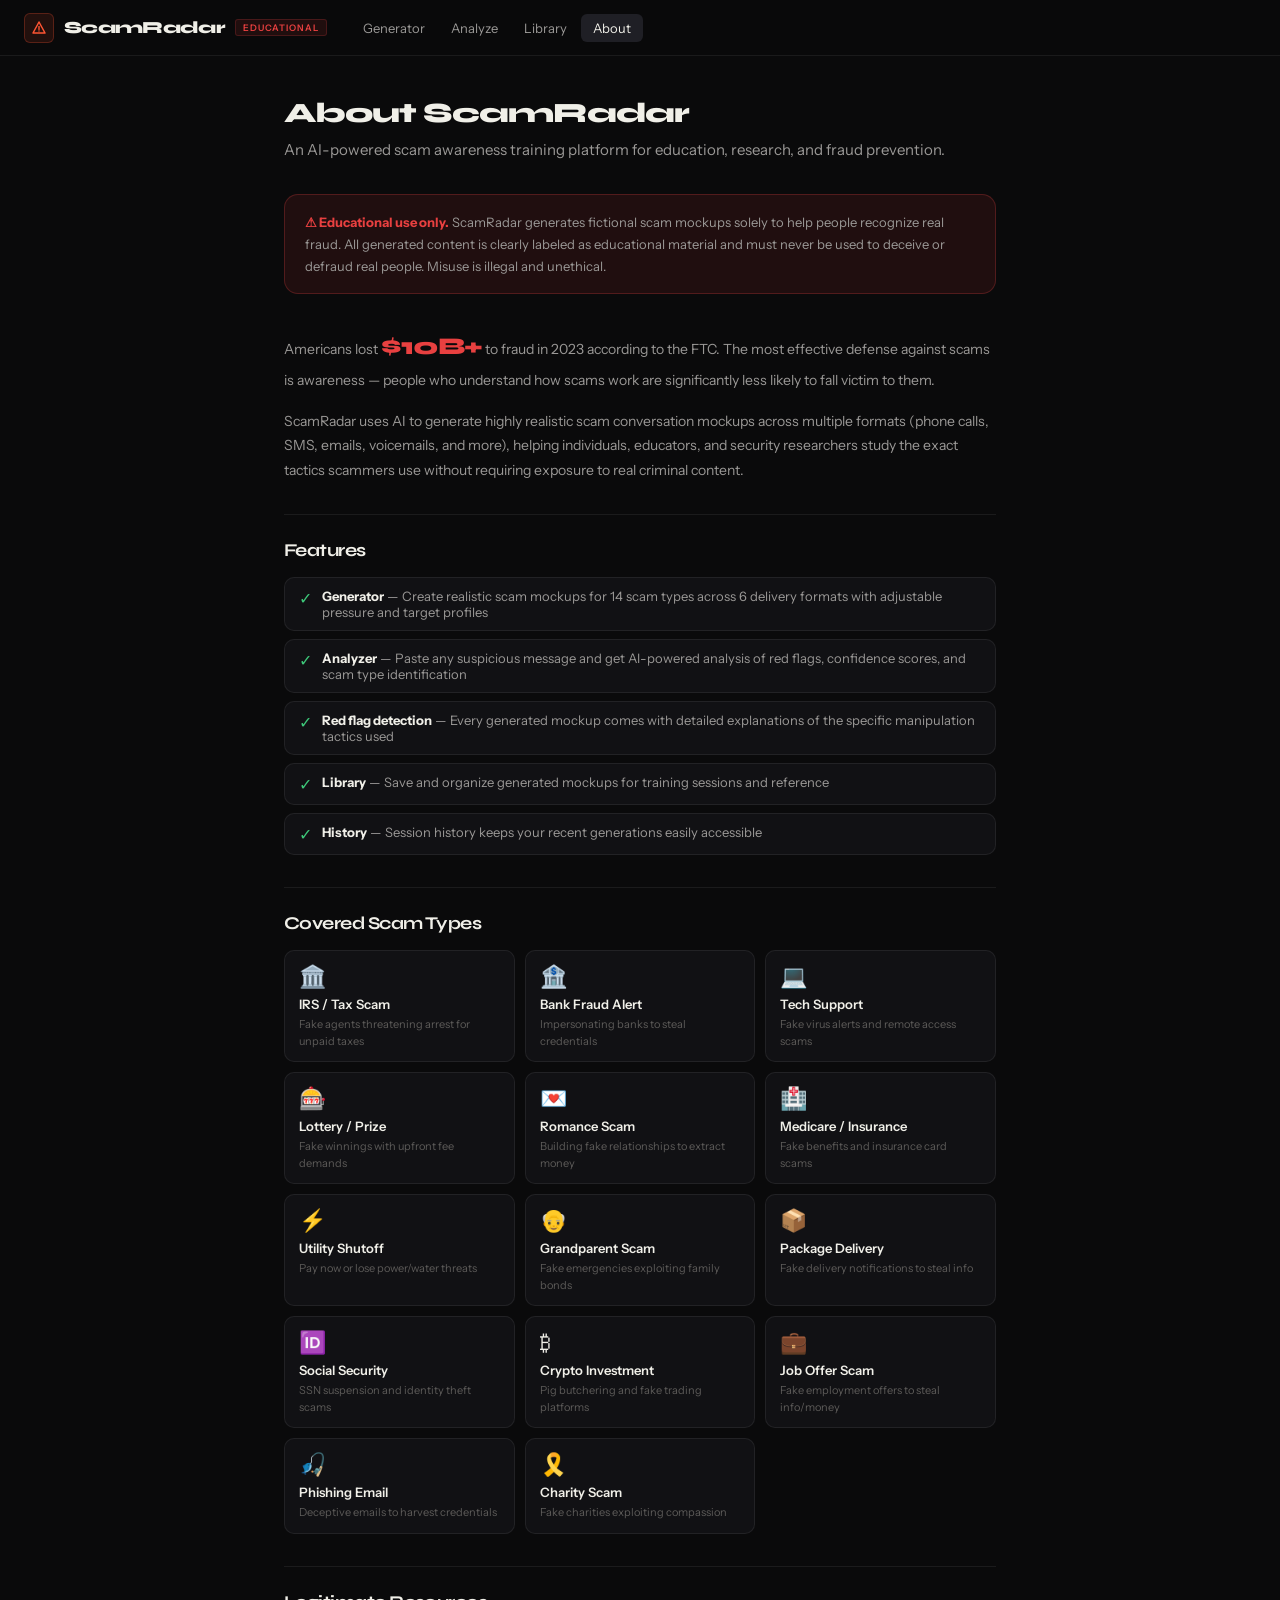
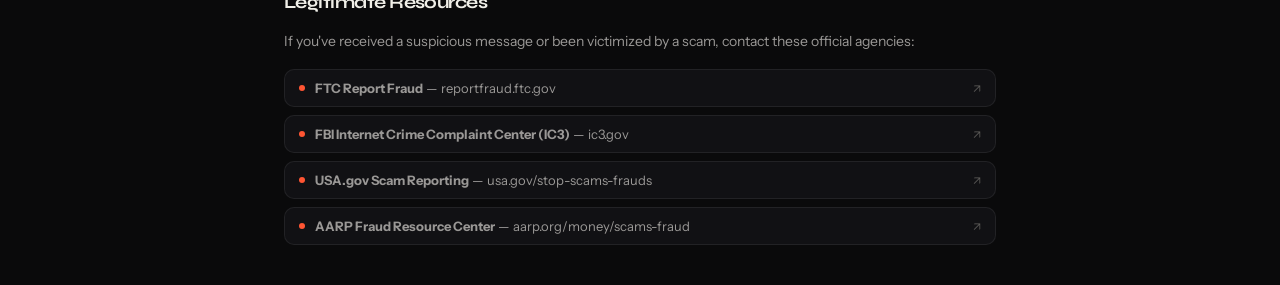
<file: pages/about.html>
<!DOCTYPE html>
<html lang="en">
<head>
<meta charset="UTF-8">
<meta name="viewport" content="width=device-width, initial-scale=1.0">
<title>About — ScamRadar</title>
<link href="https://fonts.googleapis.com/css2?family=Syne:wght@400;500;600;700;800&family=JetBrains+Mono:wght@400;500&family=Instrument+Sans:wght@400;500;600&display=swap" rel="stylesheet">
<link rel="stylesheet" href="../css/main.css">
<link rel="stylesheet" href="../css/animations.css">
<style>
.about-layout { max-width: 760px; margin: 0 auto; padding: 2.5rem 1.5rem; }
.about-layout h2 { font-family: var(--display); font-size: 28px; font-weight: 800; letter-spacing: -0.04em; margin-bottom: 8px; }
.about-layout .subtitle { font-size: 15px; color: var(--text2); line-height: 1.6; margin-bottom: 2rem; }
.warn-box { background: var(--red-dim); border: 1px solid rgba(232,64,64,0.25); border-radius: var(--radius-lg); padding: 1rem 1.25rem; margin-bottom: 2rem; font-size: 13px; color: var(--text2); line-height: 1.7; }
.warn-box strong { color: var(--red); }
.section-title { font-family: var(--display); font-size: 18px; font-weight: 700; letter-spacing: -0.03em; margin: 2rem 0 1rem; border-top: 1px solid var(--border); padding-top: 1.5rem; }
.about-p { font-size: 14px; color: var(--text2); line-height: 1.75; margin-bottom: 1rem; }
.stat-highlight { font-size: 24px; font-weight: 800; font-family: var(--display); color: var(--red); letter-spacing: -0.04em; }

.scam-grid { display: grid; grid-template-columns: repeat(auto-fill, minmax(200px, 1fr)); gap: 10px; margin-top: 1rem; }
.scam-type-card { background: var(--surface); border: 1px solid var(--border); border-radius: var(--radius); padding: 12px 14px; }
.stc-icon { font-size: 22px; margin-bottom: 6px; }
.stc-name { font-size: 13px; font-weight: 600; color: var(--text); margin-bottom: 4px; }
.stc-desc { font-size: 11px; color: var(--text3); line-height: 1.5; }

.resources-list { display: flex; flex-direction: column; gap: 8px; margin-top: 1rem; }
.resource-item { display: flex; align-items: center; gap: 10px; padding: 10px 14px; background: var(--surface); border: 1px solid var(--border); border-radius: var(--radius); font-size: 13px; text-decoration: none; color: var(--text2); transition: all 0.12s; }
.resource-item:hover { color: var(--text); border-color: var(--border2); }
.resource-item .ri-dot { width: 6px; height: 6px; border-radius: 50%; background: var(--accent); flex-shrink: 0; }
.resource-item .ri-label { flex: 1; }
.resource-item .ri-arrow { font-size: 12px; color: var(--text3); }

.feature-list { display: flex; flex-direction: column; gap: 8px; margin-top: 1rem; }
.feature-item { display: flex; gap: 10px; padding: 10px 14px; background: var(--surface); border: 1px solid var(--border); border-radius: var(--radius); font-size: 13px; color: var(--text2); }
.fi-check { color: var(--green); flex-shrink: 0; font-size: 16px; }
</style>
</head>
<body>
<header class="header">
  <div class="header-inner">
    <a href="../index.html" class="logo">
      <div class="logo-icon">
        <svg width="16" height="16" viewBox="0 0 16 16" fill="none"><path d="M8 2L14 13H2L8 2Z" stroke="currentColor" stroke-width="1.5" stroke-linejoin="round"/><line x1="8" y1="6.5" x2="8" y2="9.5" stroke="currentColor" stroke-width="1.4" stroke-linecap="round"/><circle cx="8" cy="11" r="0.7" fill="currentColor"/></svg>
      </div>
      <span class="logo-text">ScamRadar</span>
      <span class="logo-badge">Educational</span>
    </a>
    <nav class="nav">
      <a href="../index.html" class="nav-link">Generator</a>
      <a href="analyze.html" class="nav-link">Analyze</a>
      <a href="library.html" class="nav-link">Library</a>
      <a href="about.html" class="nav-link active">About</a>
    </nav>
  </div>
</header>

<div class="about-layout">
  <h2>About ScamRadar</h2>
  <p class="subtitle">An AI-powered scam awareness training platform for education, research, and fraud prevention.</p>

  <div class="warn-box">
    <strong>⚠ Educational use only.</strong> ScamRadar generates fictional scam mockups solely to help people recognize real fraud. All generated content is clearly labeled as educational material and must never be used to deceive or defraud real people. Misuse is illegal and unethical.
  </div>

  <p class="about-p">Americans lost <span class="stat-highlight">$10B+</span> to fraud in 2023 according to the FTC. The most effective defense against scams is awareness — people who understand how scams work are significantly less likely to fall victim to them.</p>

  <p class="about-p">ScamRadar uses AI to generate highly realistic scam conversation mockups across multiple formats (phone calls, SMS, emails, voicemails, and more), helping individuals, educators, and security researchers study the exact tactics scammers use without requiring exposure to real criminal content.</p>

  <div class="section-title">Features</div>
  <div class="feature-list">
    <div class="feature-item"><span class="fi-check">✓</span><span><strong style="color:var(--text);">Generator</strong> — Create realistic scam mockups for 14 scam types across 6 delivery formats with adjustable pressure and target profiles</span></div>
    <div class="feature-item"><span class="fi-check">✓</span><span><strong style="color:var(--text);">Analyzer</strong> — Paste any suspicious message and get AI-powered analysis of red flags, confidence scores, and scam type identification</span></div>
    <div class="feature-item"><span class="fi-check">✓</span><span><strong style="color:var(--text);">Red flag detection</strong> — Every generated mockup comes with detailed explanations of the specific manipulation tactics used</span></div>
    <div class="feature-item"><span class="fi-check">✓</span><span><strong style="color:var(--text);">Library</strong> — Save and organize generated mockups for training sessions and reference</span></div>
    <div class="feature-item"><span class="fi-check">✓</span><span><strong style="color:var(--text);">History</strong> — Session history keeps your recent generations easily accessible</span></div>
  </div>

  <div class="section-title">Covered Scam Types</div>
  <div class="scam-grid">
    <div class="scam-type-card"><div class="stc-icon">🏛️</div><div class="stc-name">IRS / Tax Scam</div><div class="stc-desc">Fake agents threatening arrest for unpaid taxes</div></div>
    <div class="scam-type-card"><div class="stc-icon">🏦</div><div class="stc-name">Bank Fraud Alert</div><div class="stc-desc">Impersonating banks to steal credentials</div></div>
    <div class="scam-type-card"><div class="stc-icon">💻</div><div class="stc-name">Tech Support</div><div class="stc-desc">Fake virus alerts and remote access scams</div></div>
    <div class="scam-type-card"><div class="stc-icon">🎰</div><div class="stc-name">Lottery / Prize</div><div class="stc-desc">Fake winnings with upfront fee demands</div></div>
    <div class="scam-type-card"><div class="stc-icon">💌</div><div class="stc-name">Romance Scam</div><div class="stc-desc">Building fake relationships to extract money</div></div>
    <div class="scam-type-card"><div class="stc-icon">🏥</div><div class="stc-name">Medicare / Insurance</div><div class="stc-desc">Fake benefits and insurance card scams</div></div>
    <div class="scam-type-card"><div class="stc-icon">⚡</div><div class="stc-name">Utility Shutoff</div><div class="stc-desc">Pay now or lose power/water threats</div></div>
    <div class="scam-type-card"><div class="stc-icon">👴</div><div class="stc-name">Grandparent Scam</div><div class="stc-desc">Fake emergencies exploiting family bonds</div></div>
    <div class="scam-type-card"><div class="stc-icon">📦</div><div class="stc-name">Package Delivery</div><div class="stc-desc">Fake delivery notifications to steal info</div></div>
    <div class="scam-type-card"><div class="stc-icon">🆔</div><div class="stc-name">Social Security</div><div class="stc-desc">SSN suspension and identity theft scams</div></div>
    <div class="scam-type-card"><div class="stc-icon">₿</div><div class="stc-name">Crypto Investment</div><div class="stc-desc">Pig butchering and fake trading platforms</div></div>
    <div class="scam-type-card"><div class="stc-icon">💼</div><div class="stc-name">Job Offer Scam</div><div class="stc-desc">Fake employment offers to steal info/money</div></div>
    <div class="scam-type-card"><div class="stc-icon">🎣</div><div class="stc-name">Phishing Email</div><div class="stc-desc">Deceptive emails to harvest credentials</div></div>
    <div class="scam-type-card"><div class="stc-icon">🎗️</div><div class="stc-name">Charity Scam</div><div class="stc-desc">Fake charities exploiting compassion</div></div>
  </div>

  <div class="section-title">Legitimate Resources</div>
  <p class="about-p">If you've received a suspicious message or been victimized by a scam, contact these official agencies:</p>
  <div class="resources-list">
    <a href="https://reportfraud.ftc.gov" class="resource-item" target="_blank" rel="noopener">
      <div class="ri-dot"></div>
      <span class="ri-label"><strong>FTC Report Fraud</strong> — reportfraud.ftc.gov</span>
      <span class="ri-arrow">↗</span>
    </a>
    <a href="https://www.ic3.gov" class="resource-item" target="_blank" rel="noopener">
      <div class="ri-dot"></div>
      <span class="ri-label"><strong>FBI Internet Crime Complaint Center (IC3)</strong> — ic3.gov</span>
      <span class="ri-arrow">↗</span>
    </a>
    <a href="https://www.usa.gov/stop-scams-frauds" class="resource-item" target="_blank" rel="noopener">
      <div class="ri-dot"></div>
      <span class="ri-label"><strong>USA.gov Scam Reporting</strong> — usa.gov/stop-scams-frauds</span>
      <span class="ri-arrow">↗</span>
    </a>
    <a href="https://www.aarp.org/money/scams-fraud/" class="resource-item" target="_blank" rel="noopener">
      <div class="ri-dot"></div>
      <span class="ri-label"><strong>AARP Fraud Resource Center</strong> — aarp.org/money/scams-fraud</span>
      <span class="ri-arrow">↗</span>
    </a>
  </div>
</div>
</body>
</html>
</file>
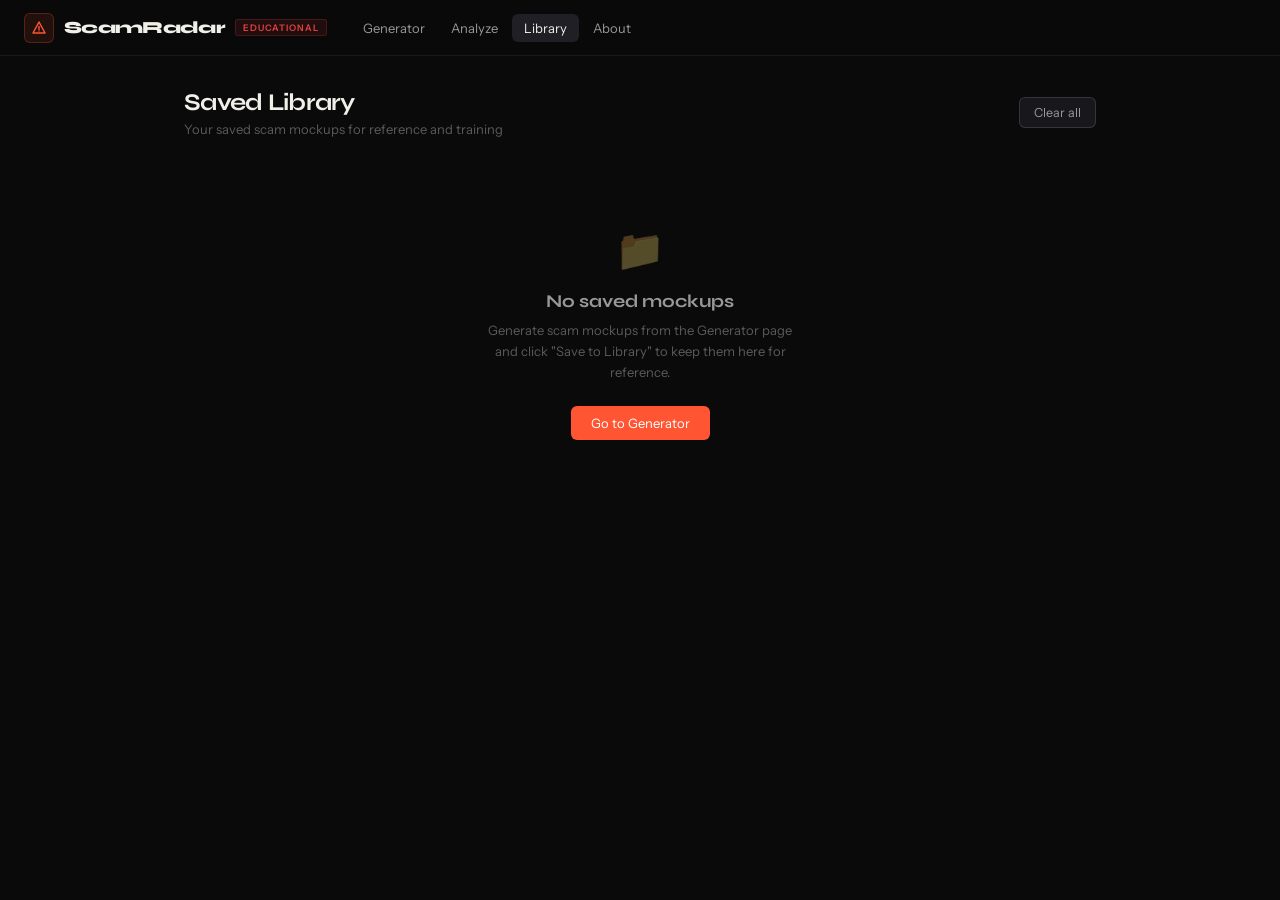
<file: pages/library.html>
<!DOCTYPE html>
<html lang="en">
<head>
<meta charset="UTF-8">
<meta name="viewport" content="width=device-width, initial-scale=1.0">
<title>Library — ScamRadar</title>
<link href="https://fonts.googleapis.com/css2?family=Syne:wght@400;500;600;700;800&family=JetBrains+Mono:wght@400;500&family=Instrument+Sans:wght@400;500;600&display=swap" rel="stylesheet">
<link rel="stylesheet" href="../css/main.css">
<link rel="stylesheet" href="../css/animations.css">
<style>
.library-layout { max-width: 960px; margin: 0 auto; padding: 2rem 1.5rem; }
.library-header { display: flex; align-items: center; justify-content: space-between; margin-bottom: 1.5rem; flex-wrap: wrap; gap: 1rem; }
.library-header h2 { font-family: var(--display); font-size: 24px; font-weight: 700; letter-spacing: -0.03em; }
.library-header p { font-size: 13px; color: var(--text3); margin-top: 4px; }
.lib-actions { display: flex; gap: 8px; }
.lib-btn { background: var(--surface2); color: var(--text2); border: 1px solid var(--border2); padding: 7px 14px; border-radius: var(--radius-sm); font-family: var(--body); font-size: 12.5px; cursor: pointer; transition: all 0.12s; }
.lib-btn:hover { color: var(--text); border-color: rgba(255,255,255,0.2); }
.lib-btn.danger:hover { color: var(--red); border-color: rgba(232,64,64,0.3); }

.filter-bar { display: flex; gap: 8px; margin-bottom: 1.25rem; flex-wrap: wrap; }
.filter-chip { font-size: 12px; padding: 5px 12px; border-radius: 20px; border: 1px solid var(--border2); color: var(--text2); background: var(--surface2); cursor: pointer; transition: all 0.12s; }
.filter-chip:hover, .filter-chip.active { background: var(--surface3); color: var(--text); border-color: var(--border2); }
.filter-chip.active { color: var(--accent); border-color: rgba(255,85,51,0.3); background: var(--accent-dim); }

.lib-empty { text-align: center; padding: 4rem 2rem; color: var(--text3); }
.lib-empty-icon { font-size: 40px; opacity: 0.3; margin-bottom: 1rem; }
.lib-empty h3 { font-family: var(--display); font-size: 18px; color: var(--text2); margin-bottom: 8px; }
.lib-empty p { font-size: 13px; line-height: 1.6; max-width: 320px; margin: 0 auto 1.5rem; }
.goto-gen { background: var(--accent); color: #fff; border: none; padding: 9px 20px; border-radius: var(--radius-sm); font-family: var(--body); font-size: 13px; cursor: pointer; transition: all 0.15s; text-decoration: none; display: inline-block; }
.goto-gen:hover { background: #ff6644; }

.lib-grid { display: grid; grid-template-columns: repeat(auto-fill, minmax(280px, 1fr)); gap: 1rem; }
.lib-card { background: var(--surface); border: 1px solid var(--border); border-radius: var(--radius-lg); overflow: hidden; cursor: pointer; transition: all 0.15s; }
.lib-card:hover { border-color: var(--border2); transform: translateY(-1px); }
.lc-header { padding: 10px 12px; background: var(--surface2); border-bottom: 1px solid var(--border); display: flex; align-items: center; gap: 8px; }
.lc-icon { font-size: 16px; }
.lc-type { font-size: 12px; font-weight: 500; color: var(--text); flex: 1; }
.lc-medium { font-size: 9px; font-weight: 700; letter-spacing: 0.08em; text-transform: uppercase; padding: 2px 6px; border-radius: 3px; }
.lc-body { padding: 12px; }
.lc-preview { font-size: 12px; color: var(--text2); line-height: 1.6; font-family: var(--mono); display: -webkit-box; -webkit-line-clamp: 3; -webkit-box-orient: vertical; overflow: hidden; margin-bottom: 10px; }
.lc-footer { display: flex; align-items: center; justify-content: space-between; }
.lc-flags { font-size: 11px; color: var(--red); }
.lc-time { font-size: 10px; color: var(--text3); font-family: var(--mono); }
.lc-delete { background: none; border: none; color: var(--text3); cursor: pointer; font-size: 14px; padding: 2px 4px; border-radius: 3px; transition: color 0.12s; }
.lc-delete:hover { color: var(--red); }

/* Modal */
.modal-overlay { position: fixed; inset: 0; background: rgba(0,0,0,0.7); z-index: 500; display: none; align-items: center; justify-content: center; padding: 1rem; }
.modal-overlay.open { display: flex; }
.modal { background: var(--surface); border: 1px solid var(--border2); border-radius: var(--radius-lg); max-width: 680px; width: 100%; max-height: 80vh; overflow-y: auto; }
.modal-header { padding: 14px 16px; border-bottom: 1px solid var(--border); display: flex; align-items: center; gap: 10px; background: var(--surface2); position: sticky; top: 0; }
.modal-title { font-family: var(--display); font-size: 16px; font-weight: 700; flex: 1; }
.modal-close { background: none; border: none; color: var(--text2); font-size: 20px; cursor: pointer; padding: 0 4px; line-height: 1; }
.modal-close:hover { color: var(--text); }
.modal-body { padding: 1.25rem; font-family: var(--mono); font-size: 13px; line-height: 1.8; color: var(--text); }
.modal-flags { padding: 1rem 1.25rem; border-top: 1px solid var(--border); }
</style>
</head>
<body>
<header class="header">
  <div class="header-inner">
    <a href="../index.html" class="logo">
      <div class="logo-icon">
        <svg width="16" height="16" viewBox="0 0 16 16" fill="none"><path d="M8 2L14 13H2L8 2Z" stroke="currentColor" stroke-width="1.5" stroke-linejoin="round"/><line x1="8" y1="6.5" x2="8" y2="9.5" stroke="currentColor" stroke-width="1.4" stroke-linecap="round"/><circle cx="8" cy="11" r="0.7" fill="currentColor"/></svg>
      </div>
      <span class="logo-text">ScamRadar</span>
      <span class="logo-badge">Educational</span>
    </a>
    <nav class="nav">
      <a href="../index.html" class="nav-link">Generator</a>
      <a href="analyze.html" class="nav-link">Analyze</a>
      <a href="library.html" class="nav-link active">Library</a>
      <a href="about.html" class="nav-link">About</a>
    </nav>
  </div>
</header>

<div class="library-layout">
  <div class="library-header">
    <div>
      <h2>Saved Library</h2>
      <p>Your saved scam mockups for reference and training</p>
    </div>
    <div class="lib-actions">
      <button class="lib-btn danger" onclick="clearLibrary()">Clear all</button>
    </div>
  </div>

  <div id="filterBar" class="filter-bar" style="display:none;"></div>

  <div id="libContent"></div>
</div>

<!-- Modal -->
<div class="modal-overlay" id="modalOverlay" onclick="closeModal(event)">
  <div class="modal" id="modal">
    <div class="modal-header">
      <span class="modal-title" id="modalTitle">—</span>
      <button class="modal-close" onclick="closeModalDirect()">×</button>
    </div>
    <div class="modal-body" id="modalBody"></div>
    <div class="modal-flags" id="modalFlags"></div>
  </div>
</div>

<div class="toast" id="toast"></div>

<script>
function getLibrary() {
  try {
    const s = sessionStorage.getItem('scamradar_state');
    return s ? (JSON.parse(s).library || []) : [];
  } catch { return []; }
}

function saveLibrary(lib) {
  try {
    const s = sessionStorage.getItem('scamradar_state');
    const state = s ? JSON.parse(s) : {};
    state.library = lib;
    sessionStorage.setItem('scamradar_state', JSON.stringify(state));
  } catch {}
}

function escHtml(str) {
  return (str||'').replace(/&/g,'&amp;').replace(/</g,'&lt;').replace(/>/g,'&gt;');
}

function getMediumClass(m) {
  return { phone:'badge-phone', sms:'badge-sms', email:'badge-email', voicemail:'badge-voicemail', chat:'badge-chat', letter:'badge-letter' }[m] || 'badge-phone';
}

let currentFilter = 'all';
let library = [];

function render() {
  library = getLibrary();
  const content = document.getElementById('libContent');
  const filterBar = document.getElementById('filterBar');

  if (!library.length) {
    filterBar.style.display = 'none';
    content.innerHTML = `<div class="lib-empty">
      <div class="lib-empty-icon">📁</div>
      <h3>No saved mockups</h3>
      <p>Generate scam mockups from the Generator page and click "Save to Library" to keep them here for reference.</p>
      <a href="../index.html" class="goto-gen">Go to Generator</a>
    </div>`;
    return;
  }

  // Filter bar
  const types = [...new Set(library.map(l => l.scamType))];
  filterBar.style.display = 'flex';
  filterBar.innerHTML = `<div class="filter-chip ${currentFilter==='all'?'active':''}" onclick="setFilter('all')">All (${library.length})</div>` +
    types.map(t => `<div class="filter-chip ${currentFilter===t?'active':''}" onclick="setFilter('${t.replace(/'/g,"\\'")}')">${escHtml(t.split('/')[0].trim())}</div>`).join('');

  const filtered = currentFilter === 'all' ? library : library.filter(l => l.scamType === currentFilter);

  if (!filtered.length) {
    content.innerHTML = `<div class="lib-empty"><p>No items match this filter.</p></div>`;
    return;
  }

  content.innerHTML = `<div class="lib-grid">${filtered.map((item, i) => {
    const realIdx = library.indexOf(item);
    const preview = (item.data?.content || '').substring(0, 180);
    const flagCount = item.data?.redFlags?.length || 0;
    const date = item.savedAt ? new Date(item.savedAt).toLocaleDateString() : '—';
    return `<div class="lib-card" onclick="openModal(${realIdx})">
      <div class="lc-header">
        <span class="lc-icon">${item.data?.icon || '⚠'}</span>
        <span class="lc-type">${escHtml(item.scamType)}</span>
        <span class="lc-medium ${getMediumClass(item.medium)}">${(item.medium||'').toUpperCase()}</span>
      </div>
      <div class="lc-body">
        <div class="lc-preview">${escHtml(preview)}${preview.length >= 180 ? '...' : ''}</div>
        <div class="lc-footer">
          <span class="lc-flags">${flagCount} red flags</span>
          <span class="lc-time">${date}</span>
          <button class="lc-delete" onclick="deleteItem(event,${realIdx})" title="Delete">×</button>
        </div>
      </div>
    </div>`;
  }).join('')}</div>`;
}

function setFilter(f) {
  currentFilter = f;
  render();
}

function openModal(idx) {
  const item = library[idx];
  if (!item) return;
  document.getElementById('modalTitle').textContent = item.scamType;
  document.getElementById('modalBody').textContent = item.data?.content || '';
  const flags = item.data?.redFlags || [];
  document.getElementById('modalFlags').innerHTML = flags.length ? `
    <div style="font-size:10px;font-weight:600;letter-spacing:0.08em;text-transform:uppercase;color:var(--text3);margin-bottom:8px;">Red Flags</div>
    <div style="display:flex;flex-direction:column;gap:5px;">${flags.map(f => `<div class="flag-item"><span style="color:var(--red);flex-shrink:0;font-size:10px;">⚑</span>${escHtml(f)}</div>`).join('')}</div>
  ` : '';
  document.getElementById('modalOverlay').classList.add('open');
}

function closeModal(e) { if (e.target.id === 'modalOverlay') closeModalDirect(); }
function closeModalDirect() { document.getElementById('modalOverlay').classList.remove('open'); }

function deleteItem(e, idx) {
  e.stopPropagation();
  library.splice(idx, 1);
  saveLibrary(library);
  render();
}

function clearLibrary() {
  if (!library.length) return;
  saveLibrary([]);
  library = [];
  currentFilter = 'all';
  render();
  showToast('Library cleared');
}

function showToast(msg) {
  const t = document.getElementById('toast');
  t.textContent = msg; t.classList.add('show');
  setTimeout(() => t.classList.remove('show'), 2000);
}

document.addEventListener('keydown', e => { if (e.key === 'Escape') closeModalDirect(); });
render();
</script>
</body>
</html>
</file>
<file: css/main.css>
*, *::before, *::after { box-sizing: border-box; margin: 0; padding: 0; }

:root {
  --bg: #0a0a0b;
  --surface: #111114;
  --surface2: #18181c;
  --surface3: #1f1f25;
  --border: rgba(255,255,255,0.07);
  --border2: rgba(255,255,255,0.13);
  --text: #f0efe8;
  --text2: #9a9896;
  --text3: #5c5a58;
  --red: #e84040;
  --red-dim: rgba(232,64,64,0.1);
  --amber: #e8a020;
  --amber-dim: rgba(232,160,32,0.1);
  --green: #3ec97a;
  --green-dim: rgba(62,201,122,0.1);
  --blue: #5ba0f0;
  --blue-dim: rgba(91,160,240,0.1);
  --accent: #ff5533;
  --accent-dim: rgba(255,85,51,0.1);
  --mono: 'JetBrains Mono', monospace;
  --display: 'Syne', sans-serif;
  --body: 'Instrument Sans', sans-serif;
  --radius: 10px;
  --radius-sm: 6px;
  --radius-lg: 14px;
}

html { scroll-behavior: smooth; }
body {
  background: var(--bg);
  color: var(--text);
  font-family: var(--body);
  min-height: 100vh;
  overflow-x: hidden;
  -webkit-font-smoothing: antialiased;
}

/* Header */
.header {
  position: sticky; top: 0; z-index: 200;
  height: 56px;
  background: rgba(10,10,11,0.92);
  backdrop-filter: blur(14px);
  border-bottom: 1px solid var(--border);
}
.header-inner {
  height: 100%; padding: 0 1.5rem;
  display: flex; align-items: center; gap: 1.5rem;
}
.logo { display: flex; align-items: center; gap: 10px; text-decoration: none; }
.logo-icon {
  width: 30px; height: 30px;
  background: var(--accent-dim);
  border: 1px solid rgba(255,85,51,0.25);
  border-radius: var(--radius-sm);
  display: flex; align-items: center; justify-content: center;
  color: var(--accent);
}
.logo-text { font-family: var(--display); font-size: 17px; font-weight: 800; letter-spacing: -0.04em; color: var(--text); }
.logo-badge {
  font-size: 9px; font-weight: 600; letter-spacing: 0.1em; text-transform: uppercase;
  background: var(--red-dim); color: var(--red);
  border: 1px solid rgba(232,64,64,0.2); padding: 2px 7px; border-radius: 3px;
}
.nav { display: flex; gap: 2px; }
.nav-link { font-size: 13px; color: var(--text2); text-decoration: none; padding: 6px 12px; border-radius: var(--radius-sm); transition: all 0.15s; }
.nav-link:hover { color: var(--text); background: var(--surface2); }
.nav-link.active { color: var(--text); background: var(--surface3); }
.header-actions { margin-left: auto; }
.gen-counter { font-size: 12px; color: var(--text3); font-family: var(--mono); background: var(--surface2); border: 1px solid var(--border); padding: 4px 10px; border-radius: var(--radius-sm); }
.gen-counter span { color: var(--accent); font-weight: 600; }

/* Layout */
.app-layout { display: grid; grid-template-columns: 256px 1fr; min-height: calc(100vh - 56px); }

/* Sidebar */
.sidebar { border-right: 1px solid var(--border); background: var(--surface); overflow-y: auto; padding: 1rem 0.75rem; display: flex; flex-direction: column; gap: 1.5rem; }
.sidebar::-webkit-scrollbar { width: 4px; }
.sidebar::-webkit-scrollbar-thumb { background: var(--border2); border-radius: 2px; }
.sidebar-section { display: flex; flex-direction: column; gap: 4px; }
.sidebar-label { font-size: 10px; font-weight: 600; letter-spacing: 0.1em; text-transform: uppercase; color: var(--text3); padding: 0 8px; margin-bottom: 4px; }

.scam-list { display: flex; flex-direction: column; gap: 2px; }
.scam-item { display: flex; align-items: center; gap: 9px; width: 100%; background: none; border: 1px solid transparent; cursor: pointer; padding: 8px 10px; border-radius: var(--radius-sm); text-align: left; transition: all 0.12s; }
.scam-item:hover { background: var(--surface2); }
.scam-item.active { background: var(--surface3); border-color: var(--border2); }
.si-icon { font-size: 15px; flex-shrink: 0; }
.si-name { font-size: 12.5px; color: var(--text2); flex: 1; line-height: 1.3; }
.scam-item.active .si-name { color: var(--text); }
.si-count { font-size: 10px; font-family: var(--mono); background: var(--surface3); color: var(--text3); padding: 1px 5px; border-radius: 8px; min-width: 20px; text-align: center; }
.scam-item.active .si-count { background: var(--accent-dim); color: var(--accent); }

.session-stats { display: flex; flex-direction: column; gap: 4px; }
.ss-row { display: flex; justify-content: space-between; align-items: center; font-size: 12px; color: var(--text2); padding: 5px 8px; background: var(--surface2); border-radius: var(--radius-sm); border: 1px solid var(--border); }
.ss-row strong { color: var(--text); font-family: var(--mono); font-size: 11px; }

/* Main */
.main-content { display: flex; flex-direction: column; overflow: hidden; }

/* Controls */
.controls-bar { padding: 1rem 1.5rem; border-bottom: 1px solid var(--border); background: var(--surface); display: flex; align-items: center; justify-content: space-between; gap: 1rem; flex-wrap: wrap; }
.controls-left { display: flex; align-items: center; gap: 12px; }
.page-title { font-family: var(--display); font-size: 20px; font-weight: 700; letter-spacing: -0.03em; display: flex; align-items: center; gap: 10px; }
.controls-right { display: flex; align-items: center; gap: 8px; flex-wrap: wrap; }

.ctrl-select { background: var(--surface2); color: var(--text); border: 1px solid var(--border2); padding: 7px 28px 7px 10px; border-radius: var(--radius-sm); font-size: 12.5px; font-family: var(--body); cursor: pointer; outline: none; appearance: none; background-image: url("data:image/svg+xml,%3Csvg xmlns='http://www.w3.org/2000/svg' width='10' height='6'%3E%3Cpath d='M1 1l4 4 4-4' stroke='%235c5a58' stroke-width='1.5' stroke-linecap='round' stroke-linejoin='round' fill='none'/%3E%3C/svg%3E"); background-repeat: no-repeat; background-position: right 9px center; transition: border-color 0.15s; }
.ctrl-select:hover { border-color: rgba(255,255,255,0.2); }

.gen-btn { display: flex; align-items: center; gap: 7px; background: var(--accent); color: #fff; border: none; cursor: pointer; padding: 8px 18px; border-radius: var(--radius-sm); font-family: var(--body); font-size: 13px; font-weight: 500; transition: all 0.15s; white-space: nowrap; }
.gen-btn:hover:not(:disabled) { background: #ff6644; transform: translateY(-1px); box-shadow: 0 4px 14px rgba(255,85,51,0.3); }
.gen-btn:active { transform: translateY(0); }
.gen-btn:disabled { opacity: 0.5; cursor: not-allowed; transform: none; box-shadow: none; }
.btn-spinner { width: 13px; height: 13px; border: 2px solid rgba(255,255,255,0.3); border-top-color: #fff; border-radius: 50%; display: none; }
.gen-btn.loading .btn-icon { display: none; }
.gen-btn.loading .btn-spinner { display: block; }

/* Output Grid */
.output-grid { flex: 1; padding: 1.5rem; display: grid; grid-template-columns: 1fr 300px; gap: 1.25rem; align-items: start; overflow-y: auto; }
.output-grid::-webkit-scrollbar { width: 4px; }
.output-grid::-webkit-scrollbar-thumb { background: var(--border2); border-radius: 2px; }

/* Mockup Card */
.mockup-card { background: var(--surface); border: 1px solid var(--border); border-radius: var(--radius-lg); overflow: hidden; }
.mockup-card-header { display: flex; align-items: center; justify-content: space-between; padding: 10px 14px; background: var(--surface2); border-bottom: 1px solid var(--border); }
.mch-left { display: flex; align-items: center; gap: 8px; }
.medium-badge { font-size: 9px; font-weight: 700; letter-spacing: 0.1em; text-transform: uppercase; padding: 3px 7px; border-radius: 3px; }
.badge-phone { background: var(--green-dim); color: var(--green); border: 1px solid rgba(62,201,122,0.2); }
.badge-sms   { background: var(--blue-dim); color: var(--blue); border: 1px solid rgba(91,160,240,0.2); }
.badge-email { background: var(--amber-dim); color: var(--amber); border: 1px solid rgba(232,160,32,0.2); }
.badge-voicemail { background: rgba(180,100,232,0.1); color: #c080f0; border: 1px solid rgba(180,100,232,0.2); }
.badge-chat  { background: var(--blue-dim); color: var(--blue); border: 1px solid rgba(91,160,240,0.2); }
.badge-letter { background: rgba(220,220,180,0.08); color: #ccc88a; border: 1px solid rgba(220,220,180,0.15); }

.scam-type-label { font-size: 12px; color: var(--text2); }
.timestamp { font-size: 11px; color: var(--text3); font-family: var(--mono); }

.sender-bar { padding: 10px 14px; background: var(--surface3); border-bottom: 1px solid var(--border); display: flex; flex-direction: column; gap: 4px; }
.sb-row { display: flex; gap: 8px; font-size: 12px; }
.sb-label { color: var(--text3); min-width: 52px; flex-shrink: 0; }
.sb-value { color: var(--text2); font-family: var(--mono); font-size: 11px; word-break: break-all; }
.sb-subject { color: var(--text); font-family: var(--body); font-size: 12px; font-weight: 500; }

.mockup-content { padding: 1.25rem; min-height: 300px; font-family: var(--mono); font-size: 12.5px; line-height: 1.85; color: var(--text); }

.empty-state { display: flex; flex-direction: column; align-items: center; justify-content: center; min-height: 260px; text-align: center; gap: 10px; }
.empty-icon { opacity: 0.3; }
.empty-title { font-size: 14px; font-weight: 500; color: var(--text2); }
.empty-sub { font-size: 12px; color: var(--text3); max-width: 280px; line-height: 1.6; font-family: var(--body); }

.phrase-danger { color: var(--red); font-weight: 500; }
.phrase-warning { color: var(--amber); }

.sms-from { font-size: 10px; color: var(--text3); margin-bottom: 6px; font-family: var(--body); }
.sms-bubble { background: var(--surface3); border: 1px solid var(--border2); border-radius: 12px 12px 12px 2px; padding: 10px 14px; max-width: 90%; font-family: var(--mono); font-size: 12.5px; line-height: 1.8; }

.dialog-line { margin-bottom: 12px; }
.dialog-role { font-size: 9px; font-weight: 700; letter-spacing: 0.1em; text-transform: uppercase; margin-bottom: 3px; }
.role-caller { color: var(--red); }
.role-victim { color: var(--green); }

.mockup-footer { display: flex; align-items: center; gap: 6px; padding: 10px 14px; background: var(--surface2); border-top: 1px solid var(--border); flex-wrap: wrap; }
.footer-btn { display: flex; align-items: center; gap: 5px; background: var(--surface3); color: var(--text2); border: 1px solid var(--border2); padding: 5px 10px; border-radius: var(--radius-sm); font-size: 11.5px; font-family: var(--body); cursor: pointer; transition: all 0.12s; }
.footer-btn:hover:not(:disabled) { color: var(--text); border-color: rgba(255,255,255,0.2); }
.footer-btn:disabled { opacity: 0.35; cursor: not-allowed; }
.footer-count { font-size: 11px; color: var(--text3); font-family: var(--mono); margin-left: auto; }

.analysis-card { background: var(--surface); border: 1px solid rgba(232,64,64,0.2); border-radius: var(--radius-lg); overflow: hidden; margin-top: 1rem; }
.ac-header { display: flex; align-items: center; gap: 8px; padding: 10px 14px; background: var(--red-dim); font-size: 12px; font-weight: 600; color: var(--text); border-bottom: 1px solid rgba(232,64,64,0.15); }
.ac-count { margin-left: auto; background: rgba(232,64,64,0.2); color: var(--red); font-size: 10px; font-family: var(--mono); padding: 1px 7px; border-radius: 10px; }
.ac-body { padding: 12px; }
.flags-grid { display: flex; flex-direction: column; gap: 6px; }
.flag-item { display: flex; align-items: flex-start; gap: 8px; font-size: 12px; line-height: 1.5; color: var(--text2); padding: 6px 10px; background: var(--surface2); border-radius: var(--radius-sm); border-left: 2px solid var(--red); }

/* Info column */
.info-col { display: flex; flex-direction: column; gap: 1rem; }
.info-card { background: var(--surface); border: 1px solid var(--border); border-radius: var(--radius-lg); overflow: hidden; }
.ic-header { display: flex; align-items: center; padding: 10px 14px; font-size: 10px; font-weight: 600; letter-spacing: 0.08em; text-transform: uppercase; color: var(--text3); background: var(--surface2); border-bottom: 1px solid var(--border); }
.ic-body { padding: 12px; }
.clear-btn { margin-left: auto; background: none; border: none; font-size: 10px; color: var(--text3); cursor: pointer; padding: 2px 6px; border-radius: 3px; font-family: var(--body); transition: color 0.12s; }
.clear-btn:hover { color: var(--red); }

.stats-grid { display: grid; grid-template-columns: 1fr 1fr; gap: 8px; margin-bottom: 10px; }
.stat-box { background: var(--surface2); border: 1px solid var(--border); border-radius: var(--radius-sm); padding: 10px; }
.stat-label { font-size: 10px; color: var(--text3); margin-bottom: 3px; }
.stat-value { font-size: 22px; font-weight: 700; font-family: var(--display); letter-spacing: -0.04em; }
.sv-green { color: var(--green); }
.sv-red { color: var(--red); }
.sv-amber { color: var(--amber); }
.sv-accent { color: var(--accent); }

.rt-labels { display: flex; justify-content: space-between; font-size: 11px; color: var(--text3); margin-bottom: 6px; }
.rt-bar { background: var(--surface3); border-radius: 4px; height: 5px; overflow: hidden; }
.rt-fill { height: 100%; border-radius: 4px; background: linear-gradient(90deg, var(--amber), var(--green)); transition: width 1.2s cubic-bezier(0.16, 1, 0.3, 1); }

.tactics-wrap { display: flex; flex-wrap: wrap; gap: 6px; }
.tactic-tag { font-size: 11px; padding: 3px 9px; border-radius: 20px; border: 1px solid var(--border2); color: var(--text2); background: var(--surface2); }

.profile-box { font-size: 12px; color: var(--text2); line-height: 1.6; background: var(--surface2); border-radius: var(--radius-sm); padding: 10px; border: 1px solid var(--border); }

.history-list { display: flex; flex-direction: column; }
.history-empty { font-size: 12px; color: var(--text3); padding: 14px; text-align: center; }
.history-item { display: flex; align-items: center; gap: 9px; padding: 8px 12px; cursor: pointer; border-bottom: 1px solid var(--border); transition: background 0.1s; }
.history-item:last-child { border-bottom: none; }
.history-item:hover { background: var(--surface2); }
.hi-dot { width: 7px; height: 7px; border-radius: 50%; background: var(--accent); flex-shrink: 0; }
.hi-info { flex: 1; min-width: 0; }
.hi-type { font-size: 12px; color: var(--text); font-weight: 500; white-space: nowrap; overflow: hidden; text-overflow: ellipsis; }
.hi-medium { font-size: 10px; color: var(--text3); }
.hi-time { font-size: 10px; color: var(--text3); font-family: var(--mono); flex-shrink: 0; }

.toast { position: fixed; bottom: 20px; right: 20px; z-index: 999; background: var(--surface3); color: var(--text); border: 1px solid var(--border2); padding: 9px 16px; border-radius: var(--radius-sm); font-size: 13px; transform: translateY(16px) scale(0.97); opacity: 0; pointer-events: none; transition: all 0.2s cubic-bezier(0.16, 1, 0.3, 1); }
.toast.show { transform: translateY(0) scale(1); opacity: 1; }

@media (max-width: 900px) {
  .app-layout { grid-template-columns: 1fr; }
  .sidebar { display: none; }
  .output-grid { grid-template-columns: 1fr; }
}
</file>
<file: css/animations.css>
@keyframes spin { to { transform: rotate(360deg); } }
@keyframes fadeIn { from { opacity: 0; transform: translateY(6px); } to { opacity: 1; transform: translateY(0); } }
@keyframes pulse { 0%,100% { opacity: 1; } 50% { opacity: 0.5; } }
@keyframes slideIn { from { opacity: 0; transform: translateX(-8px); } to { opacity: 1; transform: translateX(0); } }

.gen-btn.loading .btn-spinner { animation: spin 0.65s linear infinite; }
.mockup-content.generating { animation: pulse 1.2s ease infinite; }
.flag-item { animation: slideIn 0.2s ease forwards; }
.flag-item:nth-child(1) { animation-delay: 0s; }
.flag-item:nth-child(2) { animation-delay: 0.05s; }
.flag-item:nth-child(3) { animation-delay: 0.1s; }
.flag-item:nth-child(4) { animation-delay: 0.15s; }
.flag-item:nth-child(5) { animation-delay: 0.2s; }
.flag-item:nth-child(6) { animation-delay: 0.25s; }

.mockup-content .rendered-content { animation: fadeIn 0.35s ease forwards; }
.tactic-tag { animation: fadeIn 0.2s ease forwards; }
.history-item { animation: fadeIn 0.15s ease forwards; }
</file>
